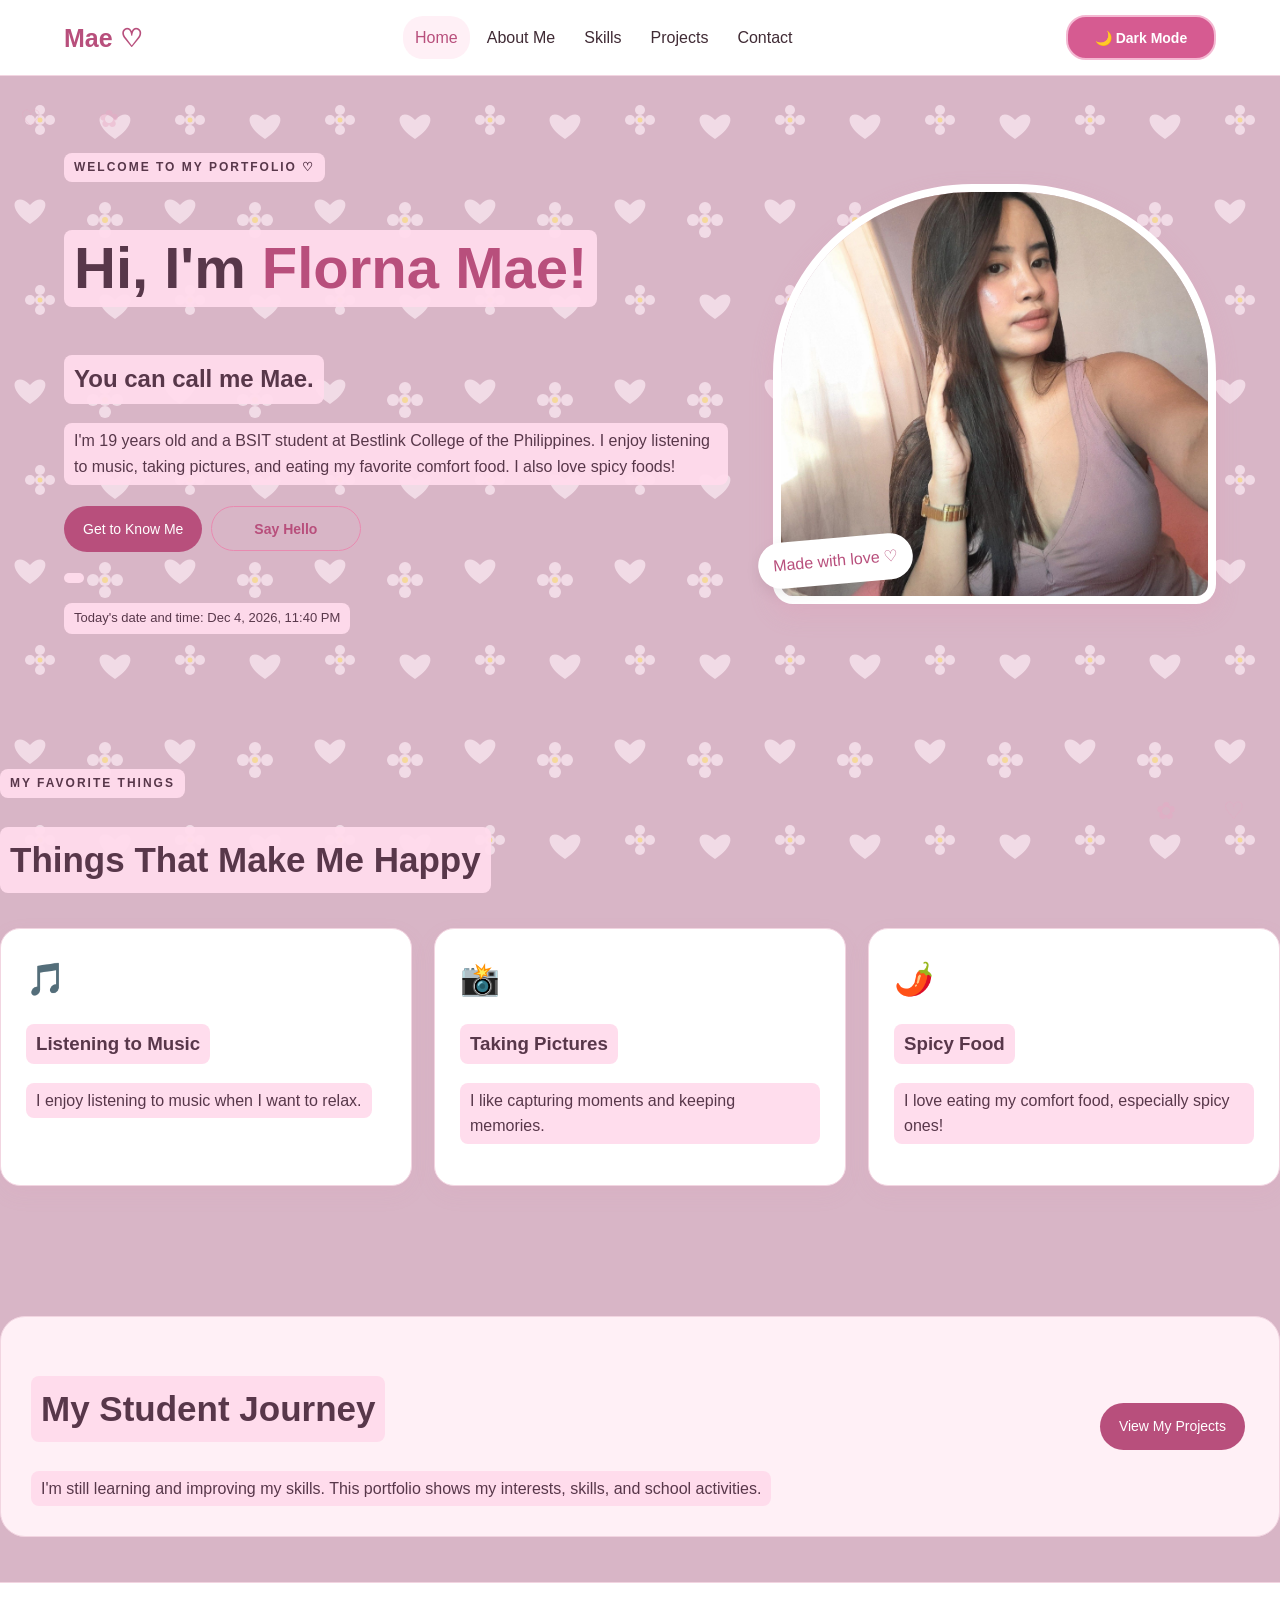
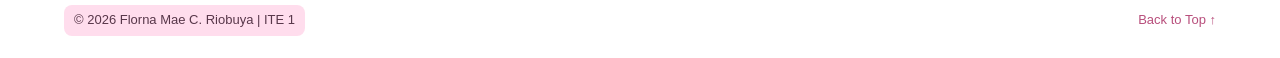
<file: index.html>
<!DOCTYPE html>
<html lang="en">
<head>
    <meta charset="UTF-8">
    <meta name="viewport" content="width=device-width, initial-scale=1.0">
    <title>Home | Mae's Portfolio</title>
    <link rel="stylesheet" href="style.css">
    <script src="script.js" defer></script>
</head>
<body>

<header>
    <a class="logo" href="index.html">Mae ♡</a>

    <button class="menu-btn" id="menuBtn">☰ Menu</button>

    <nav id="navigation">
        <a class="active" href="index.html">Home</a>
        <a href="about.html">About Me</a>
        <a href="skills.html">Skills</a>
        <a href="project.html">Projects</a>
        <a href="contact.html">Contact</a>
    </nav>

    <button id="themeBtn" class="theme-btn">🌙 Dark Mode</button>
</header>

<main>
    <section class="hero">
        <div class="hero-text">
            <p class="eyebrow">WELCOME TO MY PORTFOLIO ♡</p>

            <h1>Hi, I'm <span>Florna Mae!</span></h1>
            <h2>You can call me Mae.</h2>

            <p>
                I'm 19 years old and a BSIT student at
                Bestlink College of the Philippines.
                I enjoy listening to music, taking pictures,
                and eating my favorite comfort food.
                I also love spicy foods!
            </p>

            <a class="button" href="about.html">Get to Know Me</a>
            <button class="button outline" id="helloBtn">
                Say Hello
            </button>

            <p id="helloMessage" class="message"></p>

            <p class="date">
                Today's date and time: <span id="dateTime"></span>
            </p>
        </div>

        <div class="hero-photo">
            <img
                src="SLIDEPICS.jpg"
                alt="Mae's profile picture"
                onerror="this.onerror=null;this.src='https://placehold.co/450x500/f8dce8/8c4d68?text=Mae%27s+Photo';"
            >
            <div class="sticker">Made with love ♡</div>
        </div>
    </section>

    <section class="section">
        <div class="section-title">
            <p class="eyebrow">MY FAVORITE THINGS</p>
            <h2>Things That Make Me Happy</h2>
        </div>

        <div class="grid three">
            <article class="card">
                <div class="emoji">🎵</div>
                <h3>Listening to Music</h3>
                <p>I enjoy listening to music when I want to relax.</p>
            </article>

            <article class="card">
                <div class="emoji">📸</div>
                <h3>Taking Pictures</h3>
                <p>I like capturing moments and keeping memories.</p>
            </article>

            <article class="card">
                <div class="emoji">🌶️</div>
                <h3>Spicy Food</h3>
                <p>I love eating my comfort food, especially spicy ones!</p>
            </article>
        </div>
    </section>

    <section class="feature">
        <div>
            <h2>My Student Journey</h2>
            <p>
                I'm still learning and improving my skills.
                This portfolio shows my interests, skills,
                and school activities.
            </p>
        </div>
        <a class="button" href="projects.html">View My Projects</a>
    </section>
</main>

<footer>
    <p>© <span class="year"></span> Florna Mae C. Riobuya | ITE 1</p>
    <a href="#top">Back to Top ↑</a>
</footer>

<button id="topBtn" class="top-btn">↑</button>

</body>
</html>
</file>
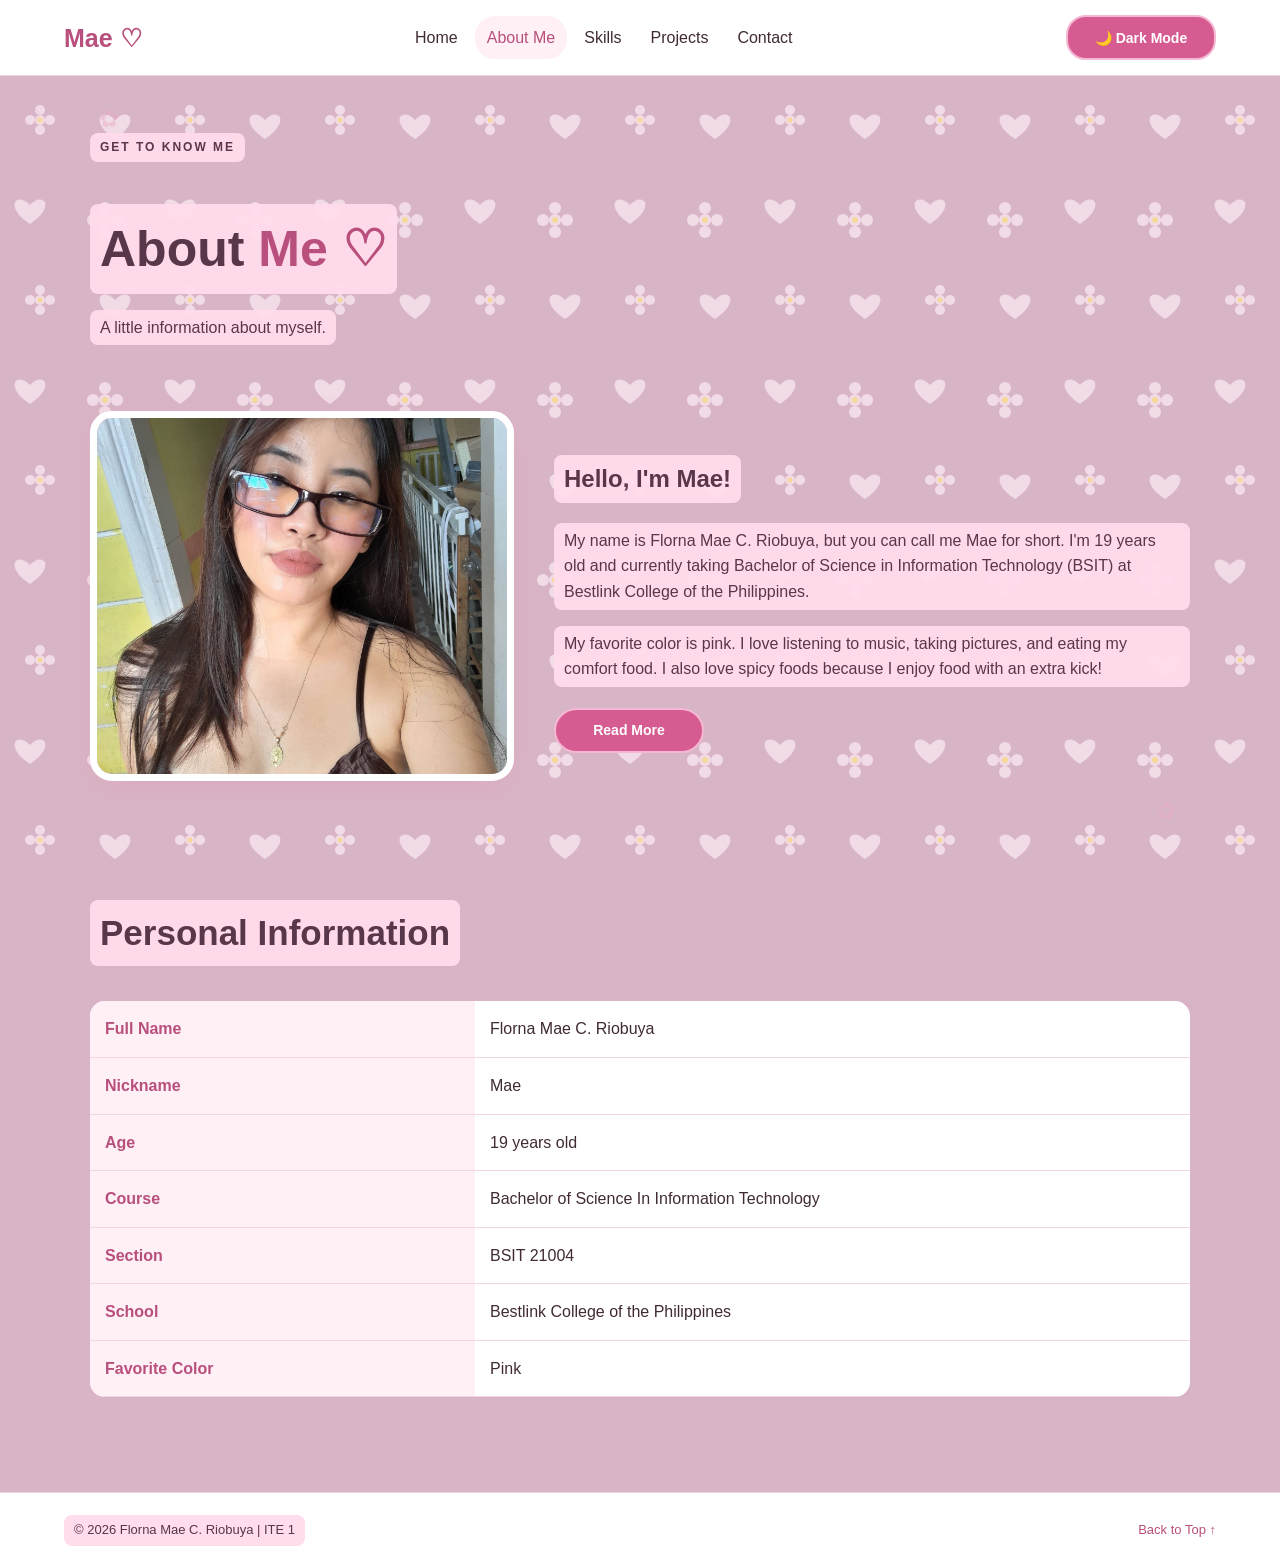
<file: about.html>
<!DOCTYPE html>
<html lang="en">
<head>
    <meta charset="UTF-8">
    <meta name="viewport" content="width=device-width, initial-scale=1.0">
    <title>About Me | Mae's Portfolio</title>
    <link rel="stylesheet" href="style.css">
    <script src="script.js" defer></script>
</head>
<body>

<header>
    <a class="logo" href="index.html">Mae ♡</a>
    <button class="menu-btn" id="menuBtn">☰ Menu</button>

    <nav id="navigation">
        <a href="index.html">Home</a>
        <a class="active" href="about.html">About Me</a>
        <a href="skills.html">Skills</a>
        <a href="project.html">Projects</a>
        <a href="contact.html">Contact</a>
    </nav>

    <button id="themeBtn" class="theme-btn">🌙 Dark Mode</button>
</header>

<main class="container">
    <section class="page-title">
        <p class="eyebrow">GET TO KNOW ME</p>
        <h1>About <span>Me ♡</span></h1>
        <p>A little information about myself.</p>
    </section>

    <section class="about-layout">
        <img
            class="about-photo"
            src="MAEPROFILE.png"
            alt="Mae's profile picture"
            onerror="this.onerror=null;this.src='https://placehold.co/450x500/f8dce8/8c4d68?text=Mae%27s+Photo';"
        >

        <div>
            <h2>Hello, I'm Mae!</h2>

            <p>
                My name is Florna Mae C. Riobuya, but you can call me
                Mae for short. I'm 19 years old and currently taking
                Bachelor of Science in Information Technology (BSIT)
                at Bestlink College of the Philippines.
            </p>

            <p>
                My favorite color is pink. I love listening to music,
                taking pictures, and eating my comfort food.
                I also love spicy foods because I enjoy food with
                an extra kick!
            </p>

            <button class="button" id="readBtn">Read More</button>

            <div id="moreInfo" class="hidden">
                <p>
                    As a student, I want to learn more about technology
                    and improve my coding skills. I know that learning
                    something new can be challenging, but I believe
                    that practice and patience can help me improve.
                </p>

                <p>
                    My goal is to become more confident in creating
                    websites and completing school project.
                </p>
            </div>
        </div>
    </section>

    <section class="section">
        <div class="section-title">
            <h2>Personal Information</h2>
        </div>

        <div class="table-wrap">
            <table>
                <tr><th>Full Name</th><td>Florna Mae C. Riobuya</td></tr>
                <tr><th>Nickname</th><td>Mae</td></tr>
                <tr><th>Age</th><td>19 years old</td></tr>
                <tr><th>Course</th><td>Bachelor of Science In Information Technology</td></tr>
                <tr><th>Section</th><td>BSIT 21004</td></tr>
                <tr><th>School</th><td>Bestlink College of the Philippines</td></tr>
                <tr><th>Favorite Color</th><td>Pink</td></tr>
            </table>
        </div>
    </section>
</main>

<footer>
    <p>© <span class="year"></span> Florna Mae C. Riobuya | ITE 1</p>
    <a href="#top">Back to Top ↑</a>
</footer>
<button id="topBtn" class="top-btn">↑</button>

</body>
</html>
</file>
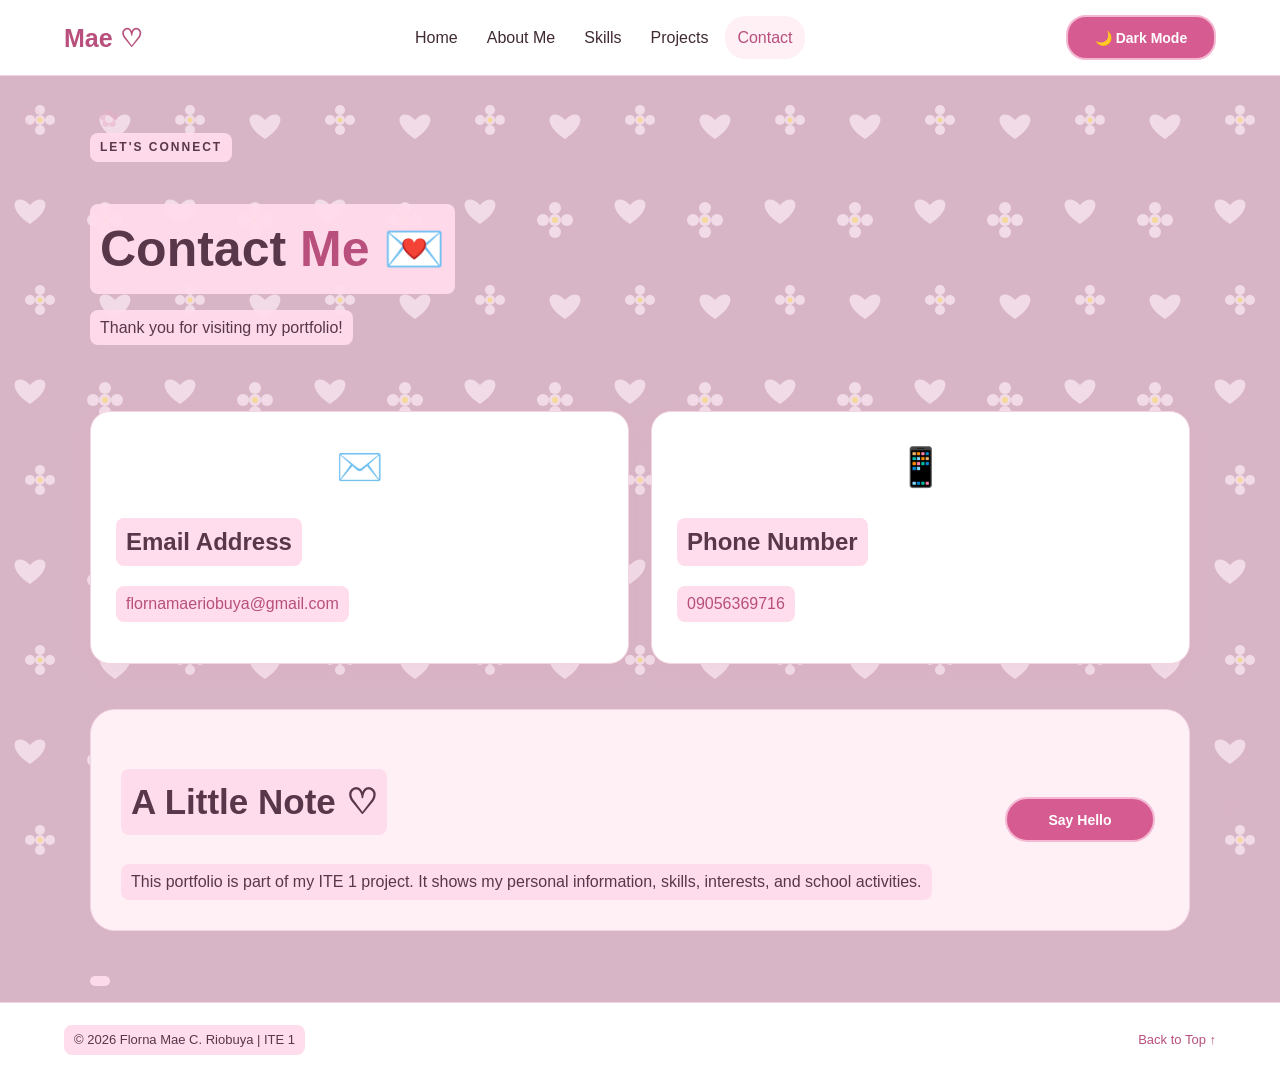
<file: contact.html>
<!DOCTYPE html>
<html lang="en">
<head>
    <meta charset="UTF-8">
    <meta name="viewport" content="width=device-width, initial-scale=1.0">
    <title>Contact | Mae's Portfolio</title>
    <link rel="stylesheet" href="style.css">
    <script src="script.js" defer></script>
</head>
<body>

<header>
    <a class="logo" href="index.html">Mae ♡</a>
    <button class="menu-btn" id="menuBtn">☰ Menu</button>
    <nav id="navigation">
        <a href="index.html">Home</a>
        <a href="about.html">About Me</a>
        <a href="skills.html">Skills</a>
        <a href="projects.html">Projects</a>
        <a class="active" href="contact.html">Contact</a>
    </nav>
    <button id="themeBtn" class="theme-btn">🌙 Dark Mode</button>
</header>

<main class="container">
    <section class="page-title">
        <p class="eyebrow">LET'S CONNECT</p>
        <h1>Contact <span>Me 💌</span></h1>
        <p>Thank you for visiting my portfolio!</p>
    </section>

    <section class="grid two">
        <article class="card contact-card">
            <div class="emoji">✉️</div>
            <h2>Email Address</h2>
            <p>
                <a href="mailto:flornamaeriobuya@gmail.com">
                    flornamaeriobuya@gmail.com
                </a>
            </p>
        </article>

        <article class="card contact-card">
            <div class="emoji">📱</div>
            <h2>Phone Number</h2>
            <p>
                <a href="tel:09056369716">09056369716</a>
            </p>
        </article>
    </section>

    <section class="feature contact-feature">
        <div>
            <h2>A Little Note ♡</h2>
            <p>
                This portfolio is part of my ITE 1 project.
                It shows my personal information, skills,
                interests, and school activities.
            </p>
        </div>
        <button class="button" id="contactBtn">Say Hello</button>
    </section>

    <p id="contactMessage" class="message"></p>
</main>

<footer>
    <p>© <span class="year"></span> Florna Mae C. Riobuya | ITE 1</p>
    <a href="#top">Back to Top ↑</a>
</footer>
<button id="topBtn" class="top-btn">↑</button>

</body>
</html>
</file>
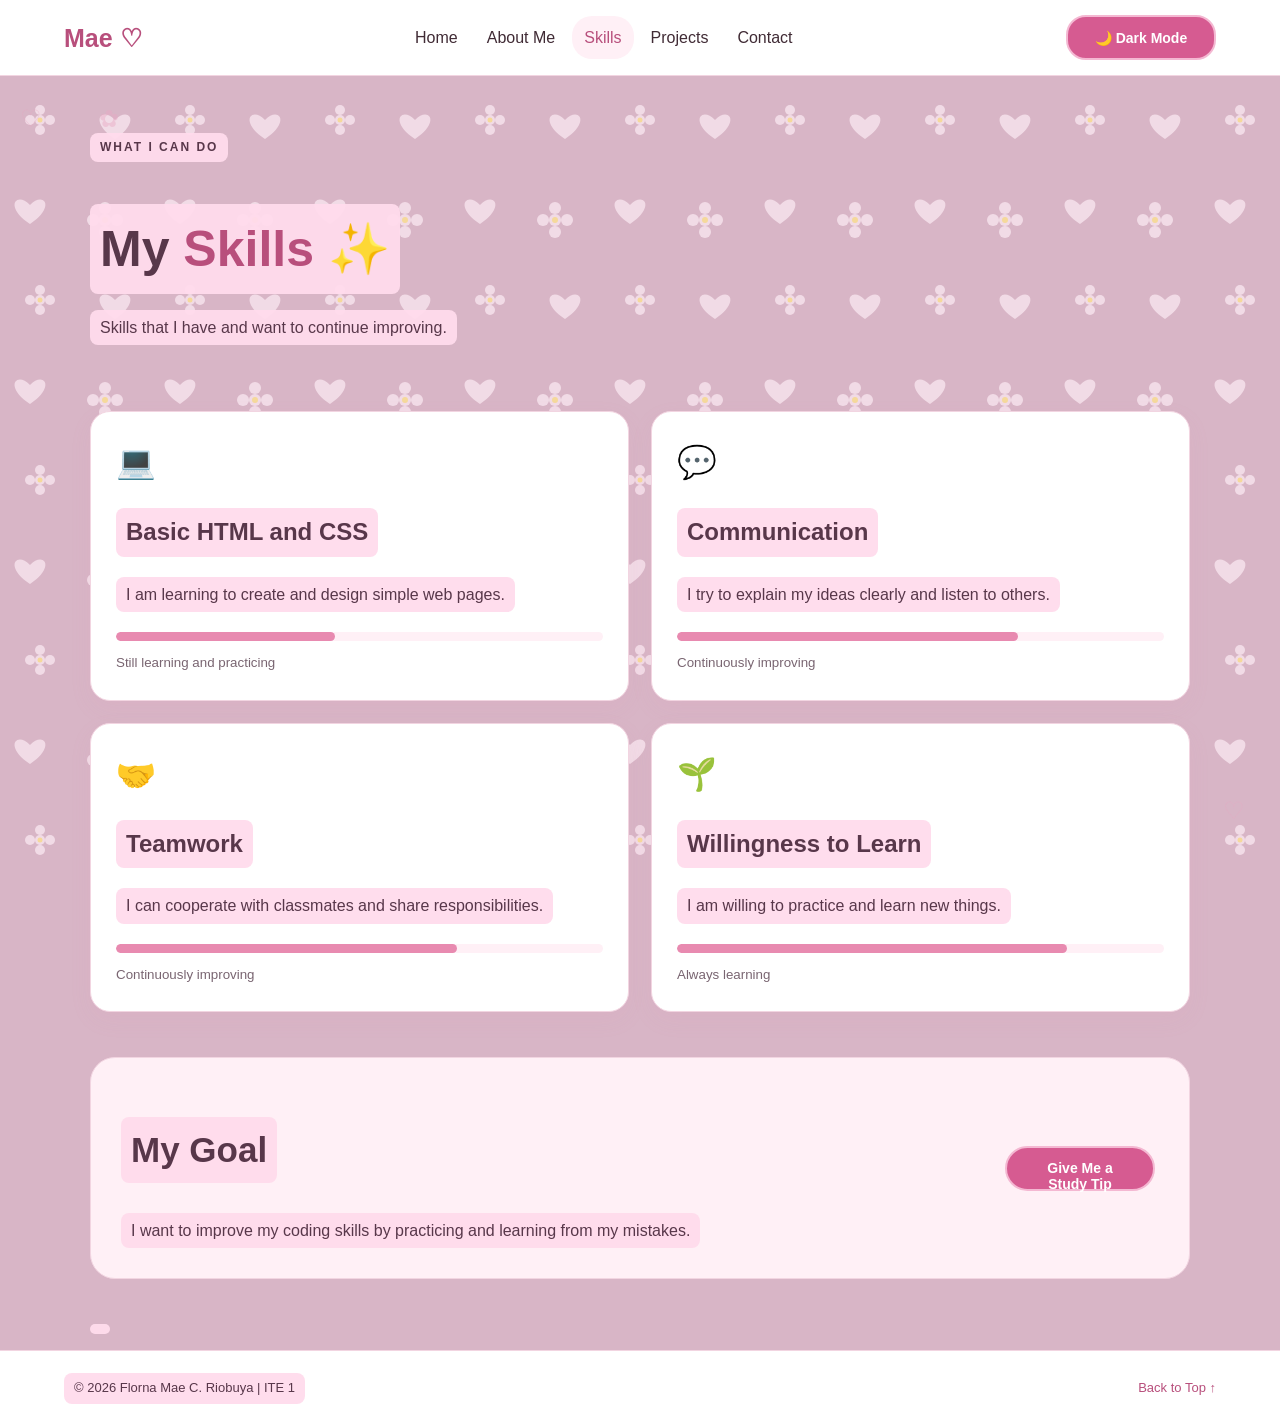
<file: skills.html>
<!DOCTYPE html>
<html lang="en">
<head>
    <meta charset="UTF-8">
    <meta name="viewport" content="width=device-width, initial-scale=1.0">
    <title>Skills | Mae's Portfolio</title>
    <link rel="stylesheet" href="style.css">
    <script src="script.js" defer></script>
</head>
<body>

<header>
    <a class="logo" href="index.html">Mae ♡</a>
    <button class="menu-btn" id="menuBtn">☰ Menu</button>

    <nav id="navigation">
        <a href="index.html">Home</a>
        <a href="about.html">About Me</a>
        <a class="active" href="skills.html">Skills</a>
        <a href="projects.html">Projects</a>
        <a href="contact.html">Contact</a>
    </nav>

    <button id="themeBtn" class="theme-btn">🌙 Dark Mode</button>
</header>

<main class="container">
    <section class="page-title">
        <p class="eyebrow">WHAT I CAN DO</p>
        <h1>My <span>Skills ✨</span></h1>
        <p>Skills that I have and want to continue improving.</p>
    </section>

    <section class="grid two">
        <article class="card">
            <div class="emoji">💻</div>
            <h2>Basic HTML and CSS</h2>
            <p>I am learning to create and design simple web pages.</p>
            <div class="progress"><span style="width:45%"></span></div>
            <small>Still learning and practicing</small>
        </article>

        <article class="card">
            <div class="emoji">💬</div>
            <h2>Communication</h2>
            <p>I try to explain my ideas clearly and listen to others.</p>
            <div class="progress"><span style="width:70%"></span></div>
            <small>Continuously improving</small>
        </article>

        <article class="card">
            <div class="emoji">🤝</div>
            <h2>Teamwork</h2>
            <p>I can cooperate with classmates and share responsibilities.</p>
            <div class="progress"><span style="width:70%"></span></div>
            <small>Continuously improving</small>
        </article>

        <article class="card">
            <div class="emoji">🌱</div>
            <h2>Willingness to Learn</h2>
            <p>I am willing to practice and learn new things.</p>
            <div class="progress"><span style="width:80%"></span></div>
            <small>Always learning</small>
        </article>
    </section>

    <section class="feature">
        <div>
            <h2>My Goal</h2>
            <p>I want to improve my coding skills by practicing and learning from my mistakes.</p>
        </div>
        <button class="button" id="tipBtn">Give Me a Study Tip</button>
    </section>

    <p id="tipMessage" class="message"></p>
</main>

<footer>
    <p>© <span class="year"></span> Florna Mae C. Riobuya | ITE 1</p>
    <a href="#top">Back to Top ↑</a>
</footer>
<button id="topBtn" class="top-btn">↑</button>

</body>
</html>
</file>
<file: style.css>
/* MAE'S PINK AND WHITE PORTFOLIO */

:root {
    --pink: #e88ab0;
    --dark-pink: #b84f7c;
    --light-pink: #fff0f6;
    --white: #ffffff;
    --background: #fffafd;
    --text: #402b35;
    --muted: #796571;
    --border: #f2d5e1;
}

* {
    box-sizing: border-box;
}

html {
    scroll-behavior: smooth;
}

body {
    margin: 0;
    font-family: Arial, sans-serif;
    background: var(--background);
    color: var(--text);
    line-height: 1.6;
    transition: background 0.3s, color 0.3s;
}

a {
    color: var(--dark-pink);
    text-decoration: none;
}

img {
    display: block;
    max-width: 100%;
}

header {
    background: var(--white);
    padding: 15px 5%;
    display: flex;
    justify-content: space-between;
    align-items: center;
    gap: 15px;
    border-bottom: 1px solid var(--border);
    position: sticky;
    top: 0;
    z-index: 10;
}

.logo {
    color: var(--dark-pink);
    font-size: 25px;
    font-weight: bold;
    white-space: nowrap;
}

nav {
    display: flex;
    align-items: center;
    gap: 5px;
}

nav a {
    color: var(--text);
    padding: 9px 12px;
    border-radius: 20px;
    transition: 0.3s;
}

nav a:hover,
nav a.active {
    background: var(--light-pink);
    color: var(--dark-pink);
}

button {
    font-family: inherit;
}

.theme-btn,
.menu-btn {
    border: 1px solid var(--border);
    border-radius: 20px;
    background: var(--white);
    color: var(--text);
    padding: 9px 12px;
    cursor: pointer;
}

.menu-btn {
    display: none;
}

.container {
    width: 90%;
    max-width: 1100px;
    margin: auto;
}

.hero {
    display: grid;
    grid-template-columns: 1.2fr 0.8fr;
    align-items: center;
    gap: 45px;
    padding: 65px 5%;
}

.hero h1 {
    font-size: clamp(35px, 5vw, 58px);
    line-height: 1.15;
}

h1 span,
h2 span {
    color: var(--dark-pink);
}

.eyebrow {
    color: var(--dark-pink);
    font-size: 12px;
    font-weight: bold;
    letter-spacing: 2px;
}

.hero-text > p:not(.eyebrow):not(.date):not(.message) {
    color: var(--muted);
}

.hero-photo {
    position: relative;
}

.hero-photo img {
    width: 100%;
    height: 420px;
    object-fit: cover;
    border: 8px solid var(--white);
    border-radius: 45% 45% 20px 20px;
    box-shadow: 0 10px 25px #e88ab033;
    background: var(--light-pink);
}

.sticker {
    position: absolute;
    bottom: 20px;
    left: -15px;
    background: var(--white);
    color: var(--dark-pink);
    border-radius: 25px;
    padding: 10px 15px;
    box-shadow: 0 5px 15px #00000015;
    transform: rotate(-5deg);
}

.button {
    display: inline-block;
    background: var(--dark-pink);
    color: white;
    border: 0;
    border-radius: 25px;
    padding: 12px 19px;
    margin: 5px 4px 5px 0;
    cursor: pointer;
    font-size: 14px;
    transition: 0.3s;
}

.button:hover {
    background: #96375f;
    color: white;
    transform: translateY(-3px);
    box-shadow: 0 6px 15px #e88ab044;
}

.button.outline {
    color: var(--dark-pink);
    background: transparent;
    border: 1px solid var(--pink);
}

.button.outline:hover {
    background: var(--light-pink);
}

.message {
    color: var(--dark-pink);
    font-weight: bold;
}

.date {
    color: var(--muted);
    font-size: 13px;
    margin-top: 20px;
}

.section {
    padding: 45px 0;
}

.section-title,
.page-title {
    text-align: center;
    margin-bottom: 35px;
}

.section-title h2,
.feature h2 {
    font-size: clamp(24px, 3vw, 35px);
}

.grid {
    display: grid;
    gap: 22px;
    margin-bottom: 40px;
}

.three {
    grid-template-columns: repeat(3, 1fr);
}

.two {
    grid-template-columns: repeat(2, 1fr);
}

.card {
    background: var(--white);
    border: 1px solid var(--border);
    border-radius: 20px;
    padding: 25px;
    box-shadow: 0 8px 22px #e88ab014;
    transition: 0.3s;
    overflow-wrap: anywhere;
}

.card:hover,
.project-card:hover {
    transform: translateY(-5px);
    box-shadow: 0 12px 28px #e88ab033;
}

.card p {
    color: var(--muted);
}

.emoji {
    font-size: 32px;
    margin-bottom: 12px;
}

.feature {
    display: flex;
    justify-content: space-between;
    align-items: center;
    gap: 25px;
    background: var(--light-pink);
    border: 1px solid var(--border);
    border-radius: 25px;
    padding: 30px;
    margin: 45px 0;
}

.feature p {
    color: var(--muted);
    margin-bottom: 0;
}

.feature .button {
    flex-shrink: 0;
}

.page-title {
    padding: 45px 0 15px;
}

.page-title h1 {
    font-size: clamp(35px, 5vw, 50px);
    margin-bottom: 10px;
}

.page-title p:last-child {
    color: var(--muted);
}

.about-layout {
    display: grid;
    grid-template-columns: 0.8fr 1.2fr;
    gap: 40px;
    align-items: center;
    margin-bottom: 45px;
}

.about-photo {
    width: 100%;
    height: 370px;
    object-fit: cover;
    border-radius: 22px;
    border: 7px solid var(--white);
    box-shadow: 0 8px 25px #e88ab033;
    background: var(--light-pink);
}

.about-layout p {
    color: var(--muted);
}

table {
    width: 100%;
    border-collapse: collapse;
    background: var(--white);
    border-radius: 15px;
    overflow: hidden;
    box-shadow: 0 8px 22px #e88ab014;
}

th,
td {
    text-align: left;
    padding: 15px;
    border-bottom: 1px solid var(--border);
}

th {
    background: var(--light-pink);
    color: var(--dark-pink);
    width: 35%;
}

.table-wrap {
    overflow-x: auto;
    margin-bottom: 50px;
}

.progress {
    height: 9px;
    background: var(--light-pink);
    border-radius: 10px;
    margin: 20px 0 8px;
    overflow: hidden;
}

.progress span {
    display: block;
    height: 100%;
    background: var(--pink);
    border-radius: 10px;
}

.card small {
    color: var(--muted);
}

.notice {
    background: #fff5dc;
    color: #71551a;
    border: 1px solid #f2dfad;
    padding: 15px;
    border-radius: 12px;
    margin-bottom: 25px;
}

.project-card {
    background: var(--white);
    border: 1px solid var(--border);
    border-radius: 20px;
    overflow: hidden;
    transition: 0.3s;
}

.project-card img {
    width: 100%;
    height: 190px;
    object-fit: cover;
    background: var(--light-pink);
}

.project-body {
    padding: 20px;
}

.project-body p {
    color: var(--muted);
}

.tag {
    color: var(--dark-pink);
    background: var(--light-pink);
    border-radius: 20px;
    padding: 5px 10px;
    font-size: 12px;
    font-weight: bold;
}

.text-btn {
    color: var(--dark-pink);
    background: none;
    border: 0;
    font-weight: bold;
    cursor: pointer;
    padding: 8px 0;
}

.hidden {
    display: none;
}

.hidden.show {
    display: block;
}

.contact-card {
    text-align: center;
}

.contact-card .emoji {
    font-size: 38px;
}

.contact-feature {
    margin-top: 45px;
}

footer {
    display: flex;
    justify-content: space-between;
    align-items: center;
    gap: 15px;
    padding: 22px 5%;
    background: var(--white);
    border-top: 1px solid var(--border);
    color: var(--muted);
    font-size: 13px;
}

footer p {
    margin: 0;
}

.top-btn {
    display: none;
    position: fixed;
    right: 20px;
    bottom: 20px;
    border: none;
    border-radius: 50%;
    width: 45px;
    height: 45px;
    background: var(--dark-pink);
    color: white;
    font-size: 23px;
    cursor: pointer;
}

.top-btn.show {
    display: block;
}

/* DARK MODE */
body.dark-mode {
    --background: #211922;
    --white: #302531;
    --text: #fff0f6;
    --muted: #d0bac7;
    --border: #523747;
    --light-pink: #3b2734;
    --dark-pink: #f2a6c7;
    --pink: #d976a2;
}

body.dark-mode .notice {
    background: #3e3523;
    color: #ffe9ad;
    border-color: #695b35;
}

/* RESPONSIVE DESIGN */
@media (max-width: 900px) {
    header {
        flex-wrap: wrap;
    }

    .menu-btn {
        display: inline-block;
        margin-left: auto;
    }

    nav {
        display: none;
        width: 100%;
        order: 4;
        flex-direction: column;
        align-items: stretch;
    }

    nav.open {
        display: flex;
    }

    nav a {
        text-align: center;
    }

    .hero {
        gap: 25px;
    }

    .hero-photo img {
        height: 330px;
    }
}

@media (max-width: 620px) {
    .hero {
        grid-template-columns: 1fr;
        text-align: center;
        padding-top: 35px;
    }

    .hero-photo {
        max-width: 300px;
        margin: auto;
    }

    .hero-photo img {
        height: 310px;
    }

    .three,
    .two,
    .about-layout {
        grid-template-columns: 1fr;
    }

    .feature {
        flex-direction: column;
        align-items: flex-start;
    }

    footer {
        flex-direction: column;
        text-align: center;
    }

    .about-photo {
        height: 320px;
    }
}

.slideshow {
    max-width: 450px;
    margin: 25px auto;
    text-align: center;
}

.slideshow img {
    width: 100%;
    height: 280px;
    object-fit: cover;
    border-radius: 20px;
    border: 5px solid var(--white);
    margin-bottom: 12px;
}


/* Small pink hearts and flowers in the background */
body {
    background-color: #fffafd;
    background-image:
        radial-gradient(circle at 8% 18%, #f8dce866 0 3px, transparent 4px),
        radial-gradient(circle at 92% 72%, #f8dce866 0 3px, transparent 4px);
    background-attachment: fixed;
}

/* Decorative hearts and flowers */
body::before {
    content: "♡  ✿";
    position: fixed;
    top: 100px;
    left: 20px;
    color: #e9a9c3;
    font-size: 24px;
    letter-spacing: 25px;
    opacity: 0.45;
    pointer-events: none;
    z-index: -1;
}

body::after {
    content: "✿  ♡";
    position: fixed;
    right: 15px;
    bottom: 70px;
    color: #e9a9c3;
    font-size: 24px;
    letter-spacing: 20px;
    opacity: 0.45;
    pointer-events: none;
    z-index: -1;
}

/* Keep dark mode dark */
body.dark-mode {
    background-color: #29232e !important;
    background-image: none !important;
}

/* 🌸 Light mode: soft pink hearts and flowers */
body {
    background-color: #fffafd;
    background-image: url("data:image/svg+xml,%3Csvg xmlns='http://www.w3.org/2000/svg' width='150' height='180' viewBox='0 0 150 180'%3E%3Cg fill='%23e9a2c2' fill-opacity='.40'%3E%3Cpath d='M30 25 C17 11 3 26 30 44 C57 26 43 11 30 25Z'/%3E%3Cpath d='M115 120 C102 106 88 121 115 139 C142 121 128 106 115 120Z'/%3E%3Ccircle cx='105' cy='40' r='6'/%3E%3Ccircle cx='105' cy='28' r='6'/%3E%3Ccircle cx='117' cy='40' r='6'/%3E%3Ccircle cx='105' cy='52' r='6'/%3E%3Ccircle cx='93' cy='40' r='6'/%3E%3Ccircle cx='40' cy='120' r='5'/%3E%3Ccircle cx='40' cy='110' r='5'/%3E%3Ccircle cx='50' cy='120' r='5'/%3E%3Ccircle cx='40' cy='130' r='5'/%3E%3Ccircle cx='30' cy='120' r='5'/%3E%3C/g%3E%3Ccircle cx='105' cy='40' r='3' fill='%23e8c77e'/%3E%3Ccircle cx='40' cy='120' r='2.5' fill='%23e8c77e'/%3E%3C/svg%3E");
    background-repeat: repeat;
    background-size: 150px 180px;
    background-attachment: fixed;
}

/* 🌙 Dark mode: keep the hearts and flowers */
body.dark-mode {
    background-color: #29232e !important;
    background-image: url("data:image/svg+xml,%3Csvg xmlns='http://www.w3.org/2000/svg' width='150' height='180' viewBox='0 0 150 180'%3E%3Cg fill='%23f3a8cc' fill-opacity='.65'%3E%3Cpath d='M30 25 C17 11 3 26 30 44 C57 26 43 11 30 25Z'/%3E%3Cpath d='M115 120 C102 106 88 121 115 139 C142 121 128 106 115 120Z'/%3E%3Ccircle cx='105' cy='40' r='6'/%3E%3Ccircle cx='105' cy='28' r='6'/%3E%3Ccircle cx='117' cy='40' r='6'/%3E%3Ccircle cx='105' cy='52' r='6'/%3E%3Ccircle cx='93' cy='40' r='6'/%3E%3Ccircle cx='40' cy='120' r='5'/%3E%3Ccircle cx='40' cy='110' r='5'/%3E%3Ccircle cx='50' cy='120' r='5'/%3E%3Ccircle cx='40' cy='130' r='5'/%3E%3Ccircle cx='30' cy='120' r='5'/%3E%3C/g%3E%3Ccircle cx='105' cy='40' r='3' fill='%23f5d99b'/%3E%3Ccircle cx='40' cy='120' r='2.5' fill='%23f5d99b'/%3E%3C/svg%3E") !important;
    background-repeat: repeat !important;
    background-size: 150px 180px !important;
    background-attachment: fixed !important;
}

/* 💗 Pink highlight fitted to text */
h1, h2, h3, h4, p, li, label {
    display: table;
    width: fit-content;
    max-width: 100%;
    background-color: rgba(255, 220, 236, 0.95);
    color: #58374a !important;
    padding: 5px 10px;
    border-radius: 8px;
    line-height: 1.6;
    box-decoration-break: clone;
    -webkit-box-decoration-break: clone;
}

/* Keep text readable in dark mode */
body.dark-mode h1,
body.dark-mode h2,
body.dark-mode h3,
body.dark-mode h4,
body.dark-mode p,
body.dark-mode li,
body.dark-mode label {
    background-color: rgba(255, 220, 236, 0.95) !important;
    color: #58374a !important;
}

/* LIGHT MODE: SOFT DARK MAUVE-PINK WITH HEARTS AND FLOWERS */
body:not(.dark-mode) {
    background-color: #d8b5c6 !important;
    background-image: url("data:image/svg+xml,%3Csvg xmlns='http://www.w3.org/2000/svg' width='150' height='180' viewBox='0 0 150 180'%3E%3Cg fill='%23fff0f7' fill-opacity='.65'%3E%3Cpath d='M30 25 C17 11 3 26 30 44 C57 26 43 11 30 25Z'/%3E%3Cpath d='M115 120 C102 106 88 121 115 139 C142 121 128 106 115 120Z'/%3E%3Ccircle cx='105' cy='40' r='6'/%3E%3Ccircle cx='105' cy='28' r='6'/%3E%3Ccircle cx='117' cy='40' r='6'/%3E%3Ccircle cx='105' cy='52' r='6'/%3E%3Ccircle cx='93' cy='40' r='6'/%3E%3Ccircle cx='40' cy='120' r='5'/%3E%3Ccircle cx='40' cy='110' r='5'/%3E%3Ccircle cx='50' cy='120' r='5'/%3E%3Ccircle cx='40' cy='130' r='5'/%3E%3Ccircle cx='30' cy='120' r='5'/%3E%3C/g%3E%3Ccircle cx='105' cy='40' r='3' fill='%23f5d99b'/%3E%3Ccircle cx='40' cy='120' r='2.5' fill='%23f5d99b'/%3E%3C/svg%3E") !important;
    background-repeat: repeat !important;
    background-size: 150px 180px !important;
    background-attachment: fixed !important;
}

/* DARK MODE: KEEP THE DARK BACKGROUND AND PINK DECORATIONS */
body.dark-mode {
    background-color: #29232e !important;
    background-image: url("data:image/svg+xml,%3Csvg xmlns='http://www.w3.org/2000/svg' width='150' height='180' viewBox='0 0 150 180'%3E%3Cg fill='%23f3a8cc' fill-opacity='.65'%3E%3Cpath d='M30 25 C17 11 3 26 30 44 C57 26 43 11 30 25Z'/%3E%3Cpath d='M115 120 C102 106 88 121 115 139 C142 121 128 106 115 120Z'/%3E%3Ccircle cx='105' cy='40' r='6'/%3E%3Ccircle cx='105' cy='28' r='6'/%3E%3Ccircle cx='117' cy='40' r='6'/%3E%3Ccircle cx='105' cy='52' r='6'/%3E%3Ccircle cx='93' cy='40' r='6'/%3E%3Ccircle cx='40' cy='120' r='5'/%3E%3Ccircle cx='40' cy='110' r='5'/%3E%3Ccircle cx='50' cy='120' r='5'/%3E%3Ccircle cx='40' cy='130' r='5'/%3E%3Ccircle cx='30' cy='120' r='5'/%3E%3C/g%3E%3Ccircle cx='105' cy='40' r='3' fill='%23f5d99b'/%3E%3Ccircle cx='40' cy='120' r='2.5' fill='%23f5d99b'/%3E%3C/svg%3E") !important;
    background-repeat: repeat !important;
    background-size: 150px 180px !important;
    background-attachment: fixed !important;
}

/* FIX PROJECT CARD TITLES */
.project-card h2,
.project-card h3 {
    display: block;
    width: 100%;
    max-width: 100%;
    box-sizing: border-box;
    margin: 0 0 15px;
    padding: 14px 12px;
    text-align: center;
    overflow-wrap: break-word;
    background-color: #f8dce9;
    color: #854c68 !important;
    border-radius: 12px;
}

/* Midterm and other project pictures */
.project-image {
    width: 100%;
    height: 200px;
    object-fit: contain;
    display: block;
    background: #f9dce8;
    border: 3px solid white;
    border-radius: 15px;
    margin-bottom: 22px;
}

/* RESTORE ORIGINAL PROJECT BANNER SIZE */
.project-card h2,
.project-card h3 {
    display: flex;
    align-items: center;
    justify-content: center;
    width: 100%;
    min-height: 0;
    height: 210px;
    box-sizing: border-box;
    margin: 0;
    padding: 15px;
    background-color: #f7dce8;
    color: #914e70 !important;
    font-size: clamp(36px, 4vw, 64px);
    line-height: 1.2;
    text-align: center;
    border-radius: 0;
}

/* Keep the middle title banner aligned with the others */
.project-card .project-banner {
    width: 100%;
    height: 210px;
    display: flex;
    align-items: center;
    justify-content: center;
    overflow: hidden;
}

/* DARK MODE: SOFTER BACKGROUND DECORATIONS */
body.dark-mode {
    background-color: #29232e !important;
    background-image: url("data:image/svg+xml,%3Csvg xmlns='http://www.w3.org/2000/svg' width='150' height='180' viewBox='0 0 150 180'%3E%3Cg fill='%23f3a8cc' fill-opacity='.30'%3E%3Cpath d='M30 25 C17 11 3 26 30 44 C57 26 43 11 30 25Z'/%3E%3Cpath d='M115 120 C102 106 88 121 115 139 C142 121 128 106 115 120Z'/%3E%3Ccircle cx='105' cy='40' r='6'/%3E%3Ccircle cx='105' cy='28' r='6'/%3E%3Ccircle cx='117' cy='40' r='6'/%3E%3Ccircle cx='105' cy='52' r='6'/%3E%3Ccircle cx='93' cy='40' r='6'/%3E%3Ccircle cx='40' cy='120' r='5'/%3E%3Ccircle cx='40' cy='110' r='5'/%3E%3Ccircle cx='50' cy='120' r='5'/%3E%3Ccircle cx='40' cy='130' r='5'/%3E%3Ccircle cx='30' cy='120' r='5'/%3E%3C/g%3E%3Ccircle cx='105' cy='40' r='3' fill='%23f5d99b' fill-opacity='.45'/%3E%3Ccircle cx='40' cy='120' r='2.5' fill='%23f5d99b' fill-opacity='.45'/%3E%3C/svg%3E") !important;
    background-repeat: repeat !important;
    background-size: 150px 180px !important;
    background-attachment: fixed !important;
}

/* DARK MODE: SOFTER BACKGROUND DECORATIONS */
body.dark-mode {
    background-color: #29232e !important;
    background-image: url("data:image/svg+xml,%3Csvg xmlns='http://www.w3.org/2000/svg' width='150' height='180' viewBox='0 0 150 180'%3E%3Cg fill='%23f3a8cc' fill-opacity='.30'%3E%3Cpath d='M30 25 C17 11 3 26 30 44 C57 26 43 11 30 25Z'/%3E%3Cpath d='M115 120 C102 106 88 121 115 139 C142 121 128 106 115 120Z'/%3E%3Ccircle cx='105' cy='40' r='6'/%3E%3Ccircle cx='105' cy='28' r='6'/%3E%3Ccircle cx='117' cy='40' r='6'/%3E%3Ccircle cx='105' cy='52' r='6'/%3E%3Ccircle cx='93' cy='40' r='6'/%3E%3Ccircle cx='40' cy='120' r='5'/%3E%3Ccircle cx='40' cy='110' r='5'/%3E%3Ccircle cx='50' cy='120' r='5'/%3E%3Ccircle cx='40' cy='130' r='5'/%3E%3Ccircle cx='30' cy='120' r='5'/%3E%3C/g%3E%3Ccircle cx='105' cy='40' r='3' fill='%23f5d99b' fill-opacity='.45'/%3E%3Ccircle cx='40' cy='120' r='2.5' fill='%23f5d99b' fill-opacity='.45'/%3E%3C/svg%3E") !important;
    background-repeat: repeat !important;
    background-size: 150px 180px !important;
    background-attachment: fixed !important;
}

/* Make all buttons the same size and shape */
button,
.details-button,
input[type="submit"],
input[type="button"],
#themeToggle {
    width: 150px;
    height: 45px;
    padding: 10px;
    box-sizing: border-box;
    border-radius: 30px;
    font-size: 14px;
    font-weight: bold;
    font-family: inherit;
    text-align: center;
    cursor: pointer;
    transition: all 0.3s ease;
}

/* Light mode buttons */
body:not(.dark-mode) button,
body:not(.dark-mode) .details-button,
body:not(.dark-mode) input[type="submit"],
body:not(.dark-mode) input[type="button"] {
    background-color: #d65b91;
    color: white;
    border: 2px solid #f4b8d2;
}

/* Dark mode buttons */
body.dark-mode button,
body.dark-mode .details-button,
body.dark-mode input[type="submit"],
body.dark-mode input[type="button"] {
    background-color: #493548;
    color: #ffd9e9;
    border: 2px solid #b77b9b;
}

/* Hover effect */
button:hover,
.details-button:hover,
input[type="submit"]:hover,
input[type="button"]:hover {
    transform: translateY(-2px);
}

/* Darker text in dark mode */
body.dark-mode p,
body.dark-mode label,
body.dark-mode li,
body.dark-mode .contact-info,
body.dark-mode a[href^="mailto:"],
body.dark-mode a[href^="tel:"] {
    color: #b94378 !important;
}

}
</file>
